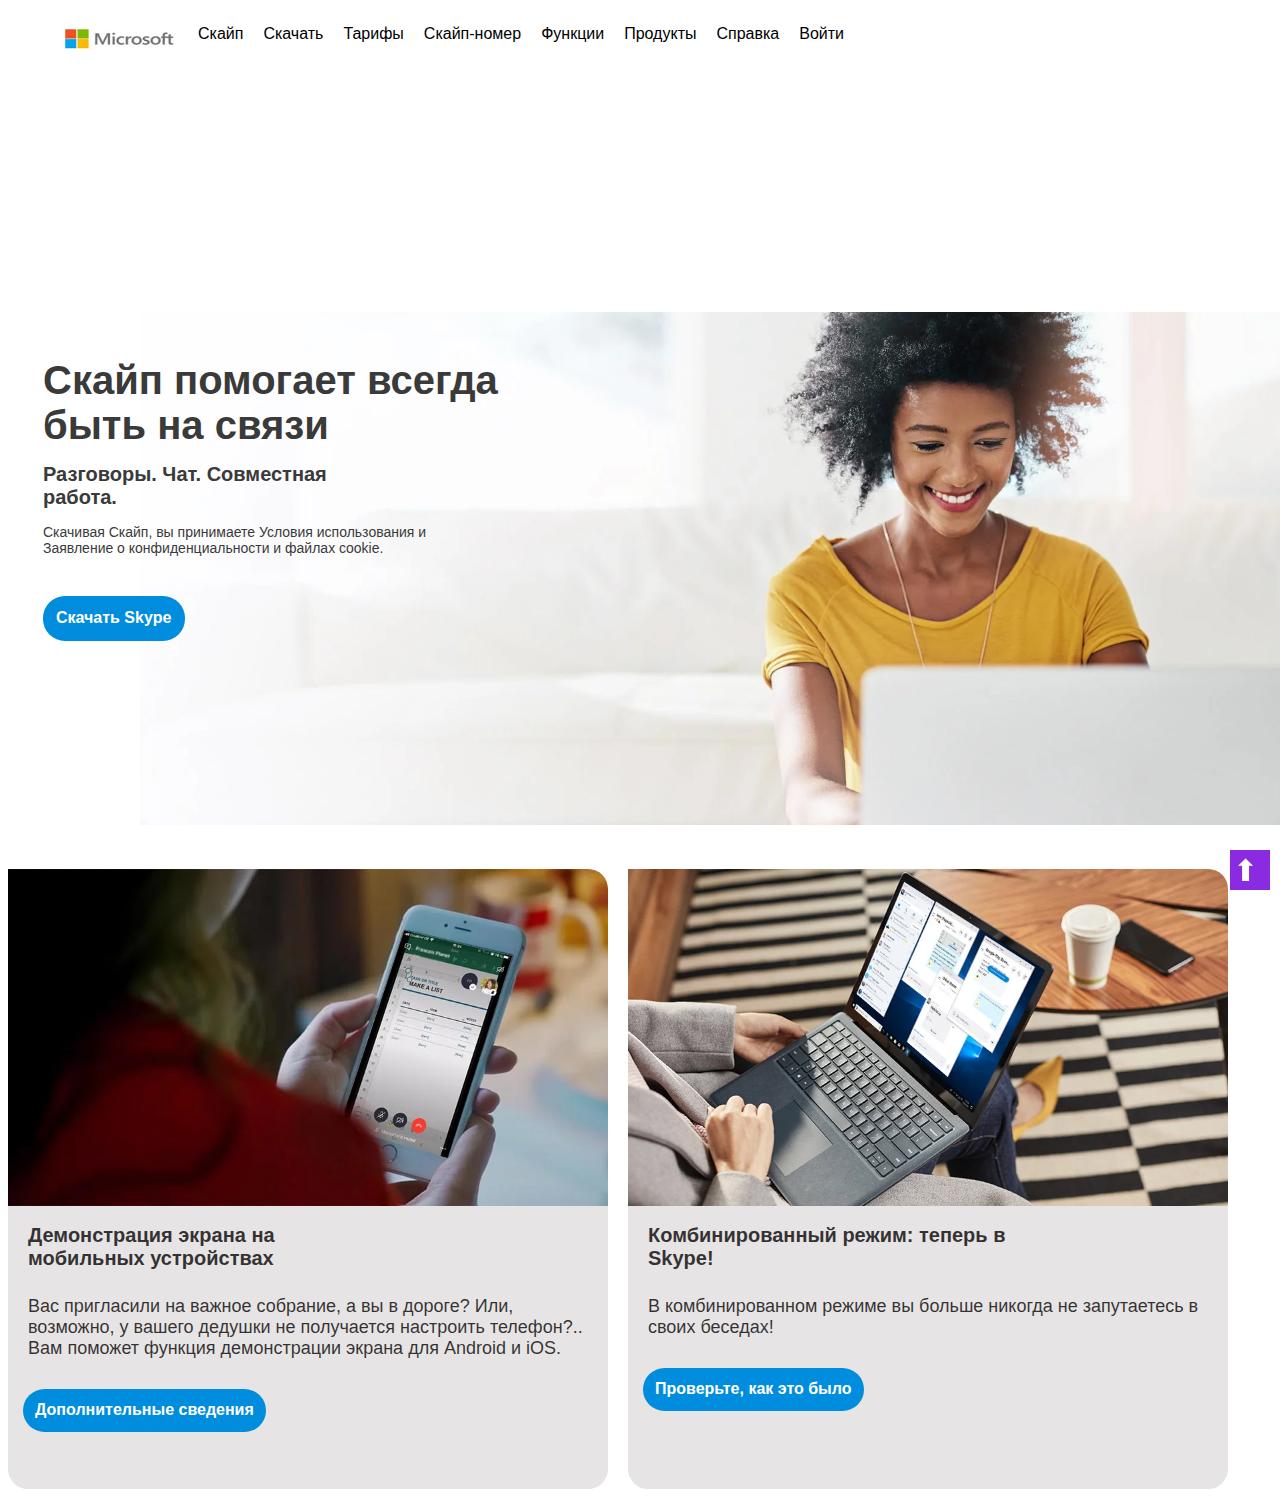
<file: index.html>
<!DOCTYPE html>
<html>
  <head>
    <meta charset="utf-8" />
    <title>Positioning</title>
    <meta name="description" content="" />
    <link rel="stylesheet" href="./css/style16.css" />
  </head>
  <body>
    <ul class="line">
      <img class="img" src="./img/img2.jpg" alt="Microsoft" />

        <li><a href="#" class="menu">Скайп</a></li>
        <li><a href="#" class="menu">Скачать</a></li>
        <li><a href="#" class="menu">Тарифы</a></li>
        <li><a href="#" class="menu">Скайп-номер</a></li>
        <li><a href="#" class="menu">Функции</a></li>
        
        <li><a href="#" class="menu">Продукты</a>
          <ul class="submenu">
            <li><a href="sub">Skype Manager</a></li>
            <li><a href="sub">Skype c Alexa</a></li>
            <li><a href="sub">Skype для создателей контента</a></li>
            <li><a href="sub">Skype для бизнеса</a></li>
          </ul>
        </li>
         
          <li><a href="#" class="menu">Справка</a>
            <ul class="submenu">
              <li><a href="sub">Служба поддержки</a></li>
              <li><a href="sub">Сообщество</a></li>
              <li><a href="sub">Сведения о Skype</a></li>
            </ul>
          </li>
          
          <li><a href="#" class="menu">Войти</a>
            <ul class="submenu">
              <li><a href="sub">Моя учётная запись</a></li>
              <li><a href="sub">Используйте Skype в браузере</a></li>
            </ul>
          </li>
    </ul>

    <br />
    <br />

      <div class="container">
          <div class="bg">
        
            <h2 class="help">Скайп помогает всегда<br>быть на связи</h2>

            <p class="chat">Разговоры. Чат. Совместная<br>работа.</p>

            <p class="conditions">Скачивая Скайп, вы принимаете Условия использования и
            <br>
            Заявление о конфиденциальности и файлах cookie.</p>

            <a href="#" class="link_one">Скачать Skype</a>
            </div>
      </div>
    <br />
    <br />

      <div class="block">
        <div class="block_one">

          <img class="foto" src="./img/skype2.webp" alt="screen"/>

          <h2 class="skype">Демонстрация экрана на<br>мобильных устройствах</h2>

          <p class="number">
          Вас пригласили на важное собрание, а вы в дороге? Или, возможно, у вашего дедушки не получается настроить телефон?.. Вам поможет функция демонстрации экрана для Android и iOS.
          </p>

          <a href="#" class="link_two">Дополнительные сведения</a>
        </div>
      </div>
      

      <div class="block">
        <div class="block_two">

          <img class="foto" src="./img/skype3.webp" alt="mode" />

          <h2 class="skype">Комбинированный режим: теперь в<br>Skype!</h2>

          <p class="number">
          В комбинированном режиме вы больше никогда не запутаетесь в своих беседах!
          </p>

          <a href="#" class="link_two">Проверьте, как это было</a>
        </div>
      </div>

      <div class="fixed">
        <a href="icon">&#11014;</a>
      </div>
  </body>
</html>
</file>
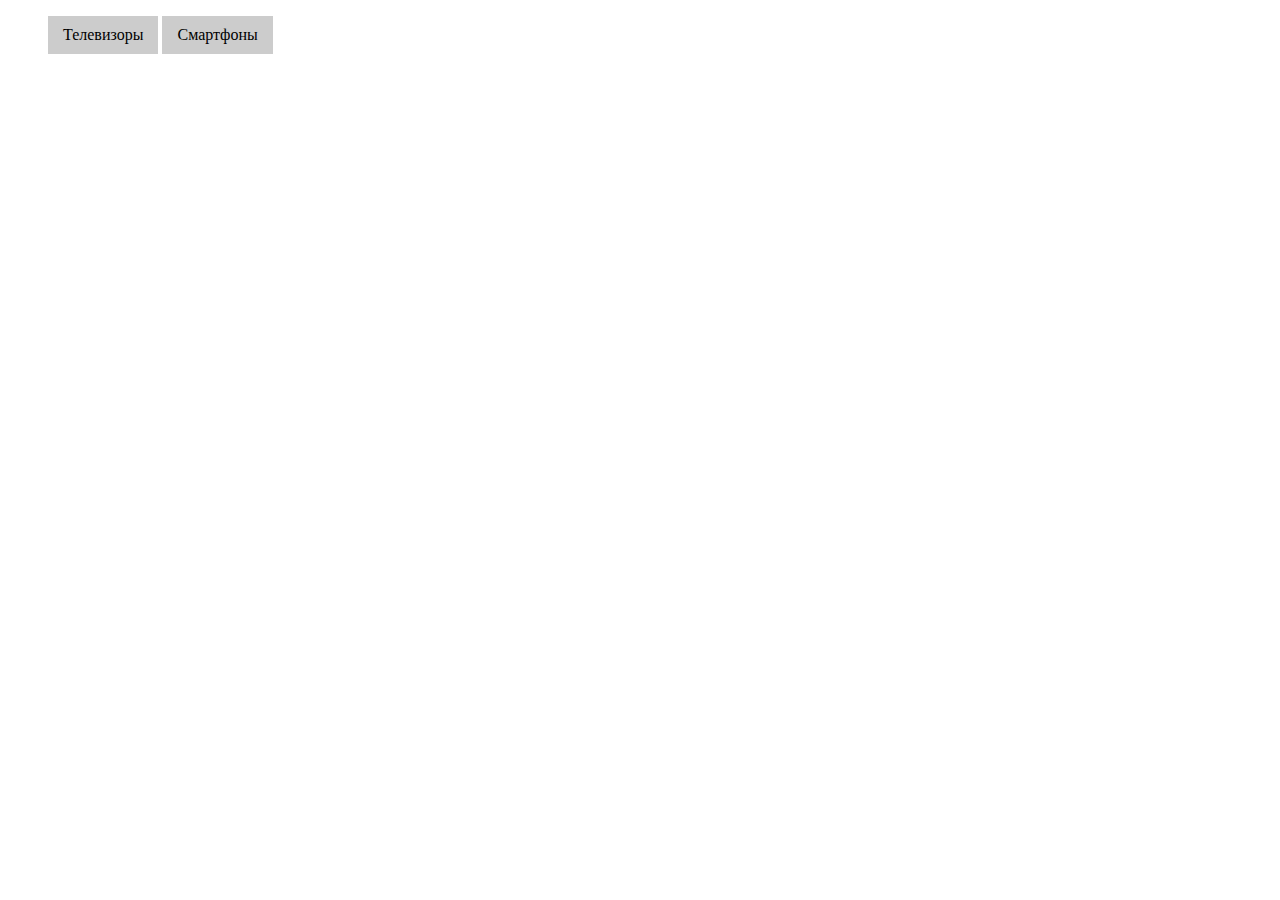
<file: Dropdown.html>
<!DOCTYPE html>
<html lang="en">
  <head>
    <meta charset="UTF-8">
    <title>Title</title>
    <link rel="stylesheet" href="./css/Dropdown.css">
  </head>

  <body>
    <ul>
        <li class="root">
            Телевизоры
            <ul class="dropdown">
                <li>Sony</li>
                <li>Philips</li>
            </ul>
        </li>
        <li class="root">
            Смартфоны
            <ul class="dropdown">
                <li>HTC</li>
                <li>Iphone</li>
                <li>Fly</li>
            </ul>
        </li>
    </ul>
  </body>
</html>
</file>
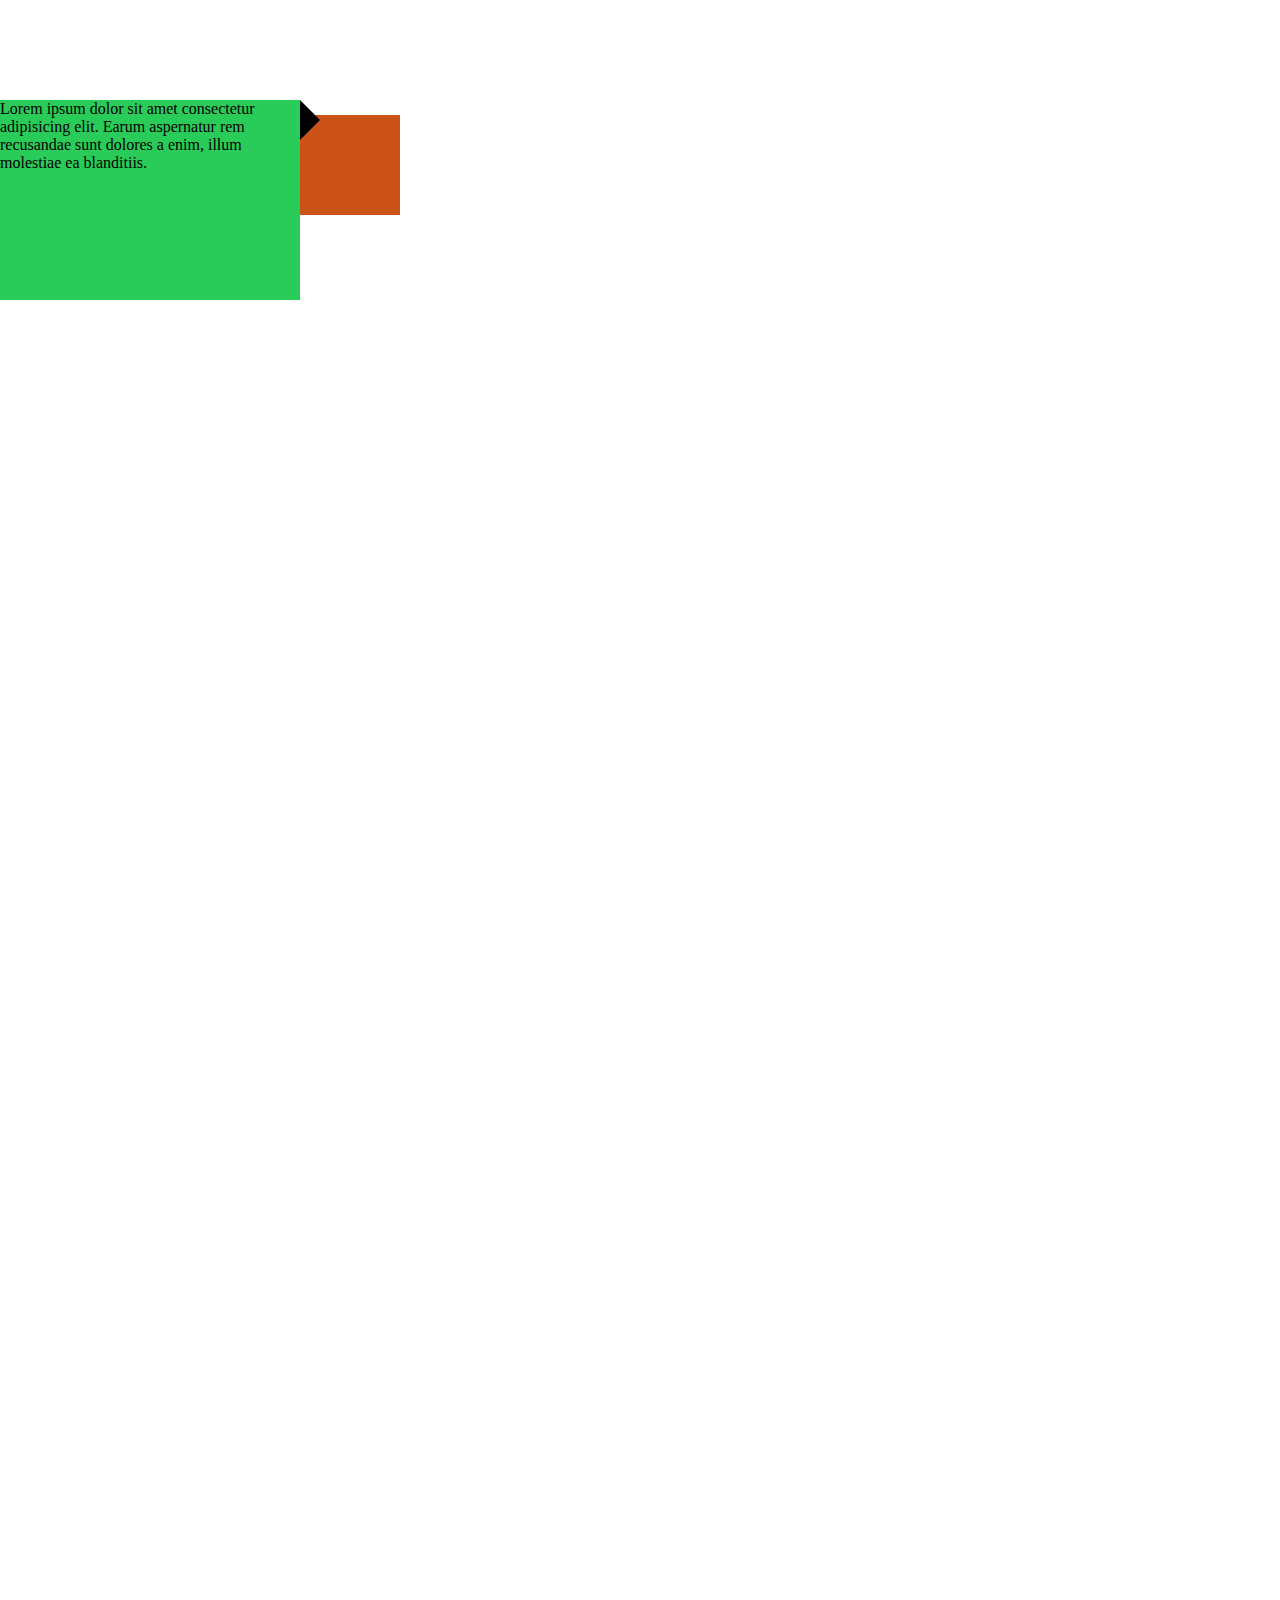
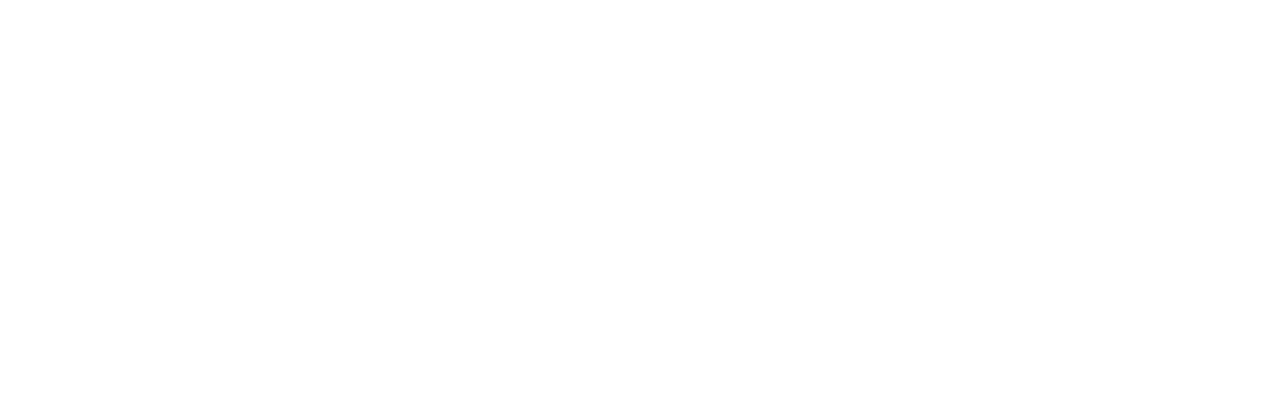
<file: Positioning.html>
<!DOCTYPE html>
<html lang="en">

  <head>
    <meta charset="UTF-8">
    <title>Title</title>
    <link rel="stylesheet" href="./css/style.css">
  </head>

  <body>
    <div id="parent">
        <div>
            <div id="child"></div>
            Lorem ipsum dolor sit amet consectetur adipisicing elit. Earum aspernatur rem recusandae sunt dolores a enim, illum molestiae ea blanditiis.
        </div>
    </div>


    <!-- <div class="black">
        Lorem ipsum dolor sit amet consectetur adipisicing elit. Sit unde provident cum, quibusdam natus.
    </div>

    <div id="fixed">
        fixed
    </div>

    <div id="sticky">
        sticky
    </div> -->

  </body>

</html>
</file>
<file: css/style16.css>
html {
  font-size: 10px;
}

.menu {
  color: black;
  background-color: #fff;
  margin: 13px 5px;
  padding: 5px 5px 3px 5px;
  text-decoration: none;
  font-size: 16px;
  font-family: "Segoe UI", Roboto, Oxygen, Ubuntu, Cantarell, sans-serif;
  outline: none;
  border-bottom: 1px solid transparent;
  vertical-align: top;
}

li {
  position: relative;
  top: -1px;
  left: -1px;
}

li:hover .submenu {
  display: block;
}

.submenu > li {
  cursor: pointer;
  list-style: none;
  padding: 7px 10px;
}

.submenu > a:hover {
  color: rgb(255, 255, 255);
  text-decoration: underline;
}

.submenu {
  display: none;
  position: absolute;
  top: 38px;
  left: -1px;
  width: 95px;
  height: 206px;
  z-index: 100;
  background: #d8d3d3;
  color: rgb(8, 8, 8);
  padding: 10px 10px;
  box-sizing: border-box;
  font-size: 12px;
}

.menu:hover {
  border-bottom: 1.5px solid;
}

a {
  display: inline-block;
}

.fixed {
  position: fixed;
  right: 10px;
  bottom: 10px;
  z-index: 10000000;
  cursor: pointer;
  width: 0;
  height: 0;
  border: 20px solid blueviolet;
}

a[href^="icon"] {
  color: #fff;
  font-size: 30px;
  position: fixed;
  right: 22px;
  bottom: 12px;
  text-decoration: none;
}

a[href^="sub"] {
  color: rgb(36, 35, 35);
  text-decoration: none;
}

.link_one:hover {
  background-color: #1377b1;
  color: white;
}

.link_one:active {
  background-color: rgb(59, 59, 59);
  color: #fff;
}

.link_two:hover {
  background-color: #1377b1;
  color: white;
}

.link_two:hover:active {
  background-color: rgb(59, 59, 59);
  color: #fff;
}

.link_three:hover {
  background-color: #1377b1;
  color: white;
}

.link_three:hover:active {
  background-color: rgb(59, 59, 59);
  color: #fff;
}

.img {
  width: 141px;
  box-sizing:border-box;
  cursor: pointer;
  height: 65px;
}

.line {
  display: flex;
  float: left;
  overflow: hidden;
  margin: 0;
  width: 1200px;
  height: 300px;
  list-style-type: none;
}

.bg {
  background: url(../img/skype1.webp) no-repeat;
  background-position: right;
  background-size: 90%;
  width: 1300px;
  height: 500px;
  padding: 10px 10px;
  border-radius: 0 30px 30px 30px;
  box-sizing: content-box;
  display: inline-block;
}

.foto {
  box-sizing: content-box;
  background-size: contain;
  border-radius: 0 18px 0 0;
  width: 600px;
}

.container {
  width: 1400px;
  height: 550px;
  display: inline-block;
}

.block {
  color: rgb(0, 0, 0);
  background-color: rgb(230, 228, 228);
  font-size: 20px;
  border-radius: 0 20px 20px 20px;
  font-family: "Segoe UI", Roboto, Oxygen, Ubuntu, Cantarell, sans-serif;
  text-decoration: none;
  width: 600px;
  height: 620px;
  display: block;
  box-sizing: content-box;
  margin-right: 20px;
  margin-bottom: 10px;
  float: left;
  overflow: hidden;
}

.help {
  color: rgb(58, 58, 58);
  text-align: left;
  padding: 40px 10px 10px 25px;
  margin: 0px;
  font-size: 40px;
  font-family: "Segoe UI", Roboto, Oxygen, Ubuntu, Cantarell, sans-serif;
}

.chat {
  color: rgb(58, 58, 58);
  font-style: normal;
  font-size: 20px;
  font-weight: bold;
  text-align: left;
  margin: 0px;
  padding: 5px 10px 5px 25px;
  display: inline-block;
  font-family: "Segoe UI", Roboto, Oxygen, Ubuntu, Cantarell, sans-serif;
}

.conditions {
  color: rgb(58, 58, 58);
  font-style: normal;
  font-size: 14px;
  text-align: left;
  margin: 0px;
  padding: 10px 10px 5px 25px;
  display: block;
  font-family: "Segoe UI", Roboto, Oxygen, Ubuntu, Cantarell, sans-serif;
}

.skype {
  text-align: left;
  padding: 13px 20px;
  margin: 0px;
  font-size: 20px;
  font-family: "Segoe UI", Roboto, Oxygen, Ubuntu, Cantarell, sans-serif;
  color: rgba(19, 17, 17, 0.856);
}

.number {
  font-style: normal;
  font-size: 18px;
  text-align: left;
  margin: 0px;
  padding: 13px 20px 20px 20px;
  color: rgba(19, 17, 17, 0.856);
}

.link_one {
  text-align: center;
  color: #fff;
  background-color: #008ddd;
  padding: 13px 13px;
  margin-left: 25px;
  margin-top: 35px;
  text-decoration: none;
  font-size: 16px;
  border-radius: 22px;
  font-family: "Segoe UI", Roboto, Oxygen, Ubuntu, Cantarell, sans-serif;
  outline: none;
  font-weight: bold;
  box-sizing: content-box;
  border-bottom: 1px solid transparent;
}

.link_two {
  text-align: center;
  padding: 12px 12px;
  margin-left: 15px;
  margin-top: 10px;
  color: #fff;
  background-color: #008ddd;
  text-decoration: none;
  font-size: 16px;
  border-radius: 22px;
  font-family: "Segoe UI", Roboto, Oxygen, Ubuntu, Cantarell, sans-serif;
  outline: none;
  font-weight: bold;
  box-sizing: content-box;
  border-bottom: 1px solid transparent;
}
</file>
<file: css/Dropdown.css>
.root {
    list-style-type: none;
    display: inline-block;
    position: relative;
    background: #ccc;
    padding: 10px 15px;
}

.root:hover .dropdown {
    display: block;
}

.dropdown {
    display: none;
    position: absolute;
    top: 38px;
    left: 0px;
    background: #716ccc;
    padding: 10px;
    box-sizing: border-box;
    width: 100%;
}

.dropdown > li {
    cursor: pointer;
    list-style: none;
}

.dropdown > li:hover {
    color: #fff;
}
</file>
<file: css/style.css>
body {
    height: 2000px;
}

html, 
body {
    margin: 0;
}

#parent {
    position: relative;
    top: 100px;
    width: 300px;
    height: 200px;
    background: #29cc59;
}

#parent:after {
    content: "";
    position: absolute;
    top: 0;
    right: -40px;
    width: 0;
    height: 0;
    border: 20px solid;
    border-color: transparent transparent transparent black;
}

.black {
    background: black;
    color: #fff;
    z-index: 20;
    position: relative;
}

#child {
    width: 100px;
    height: 100px;
    background: #cc5317;
    position: absolute;
    top: 15px;
    left: 300px;
}

#fixed {
    width: 100px;
    height: 100px;
    background: #716ccc;
    position: fixed;
    right: 100px;
    top: 50px;
}

#sticky {
    width: 100px;
    height: 100px;
    background: #ccc716;
    position: sticky;
    right: 0px;
    top: 40px;
    margin: 0 auto;
}
</file>
